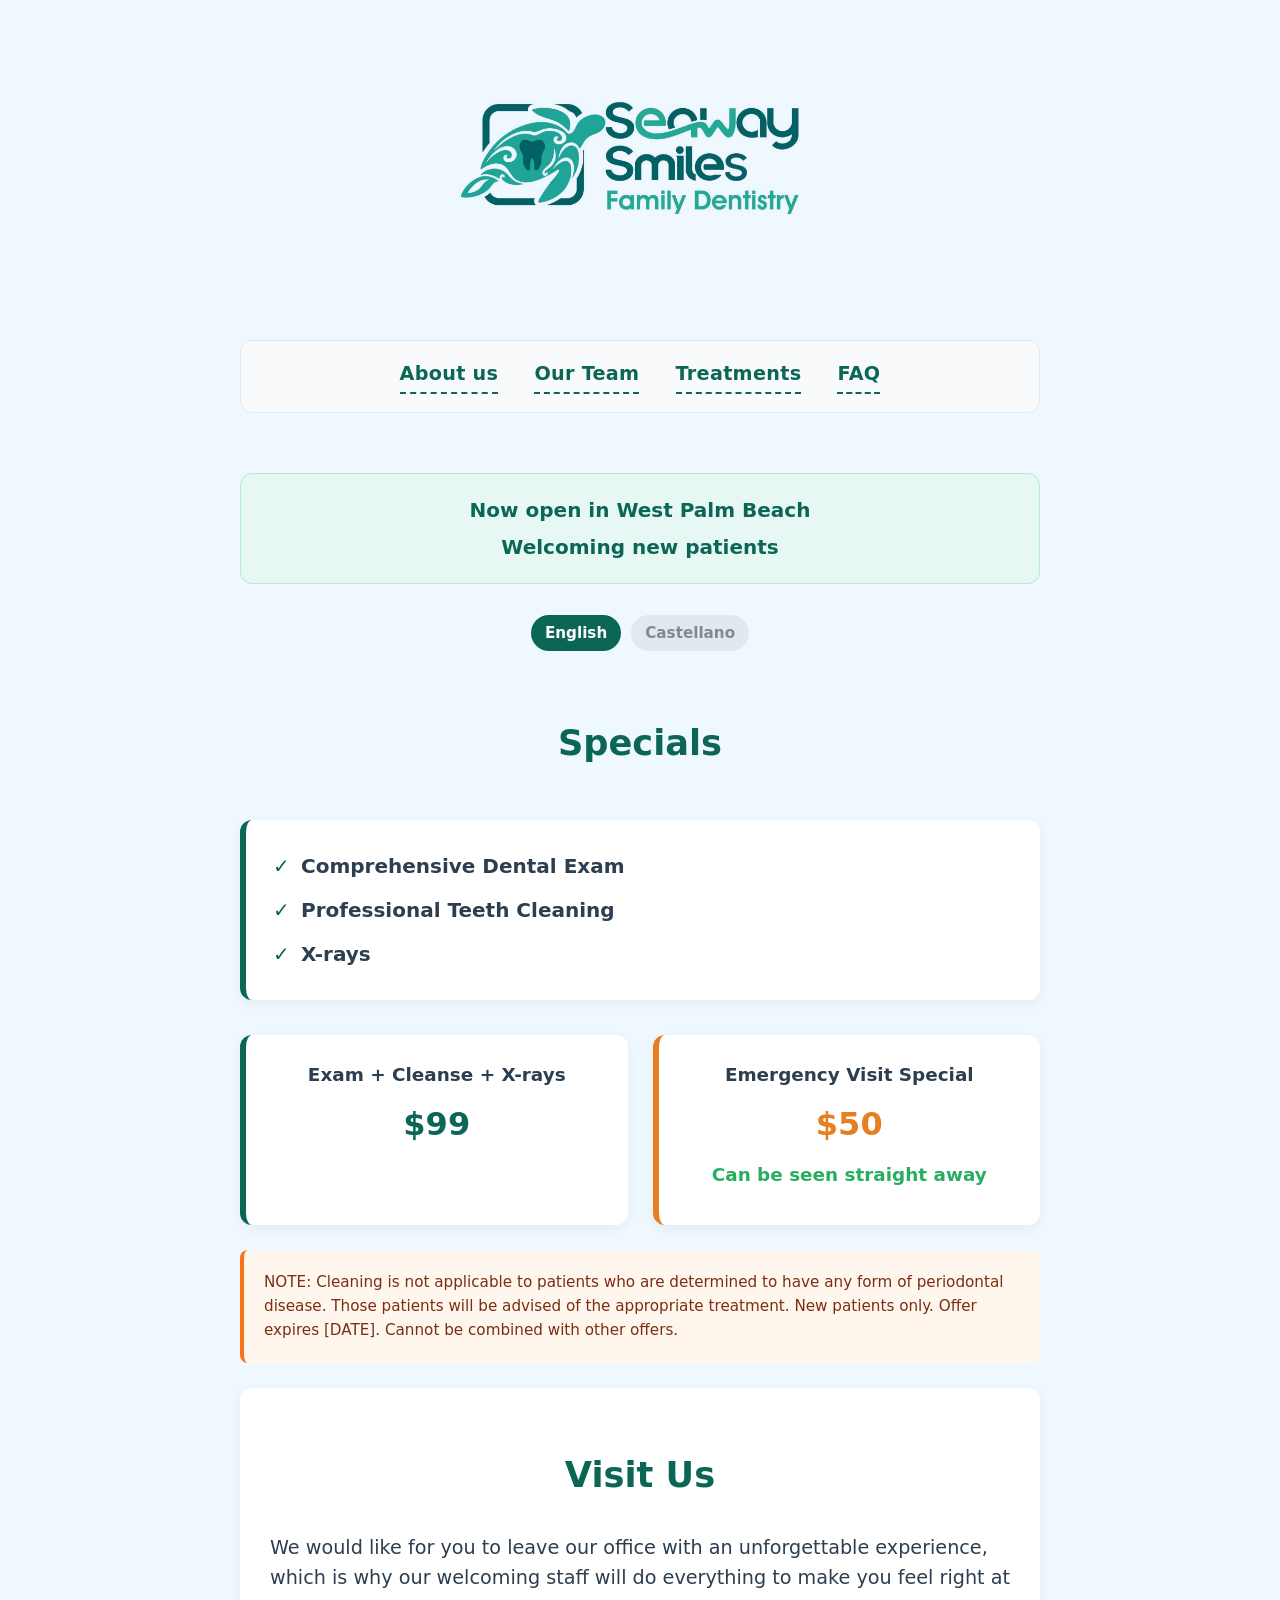
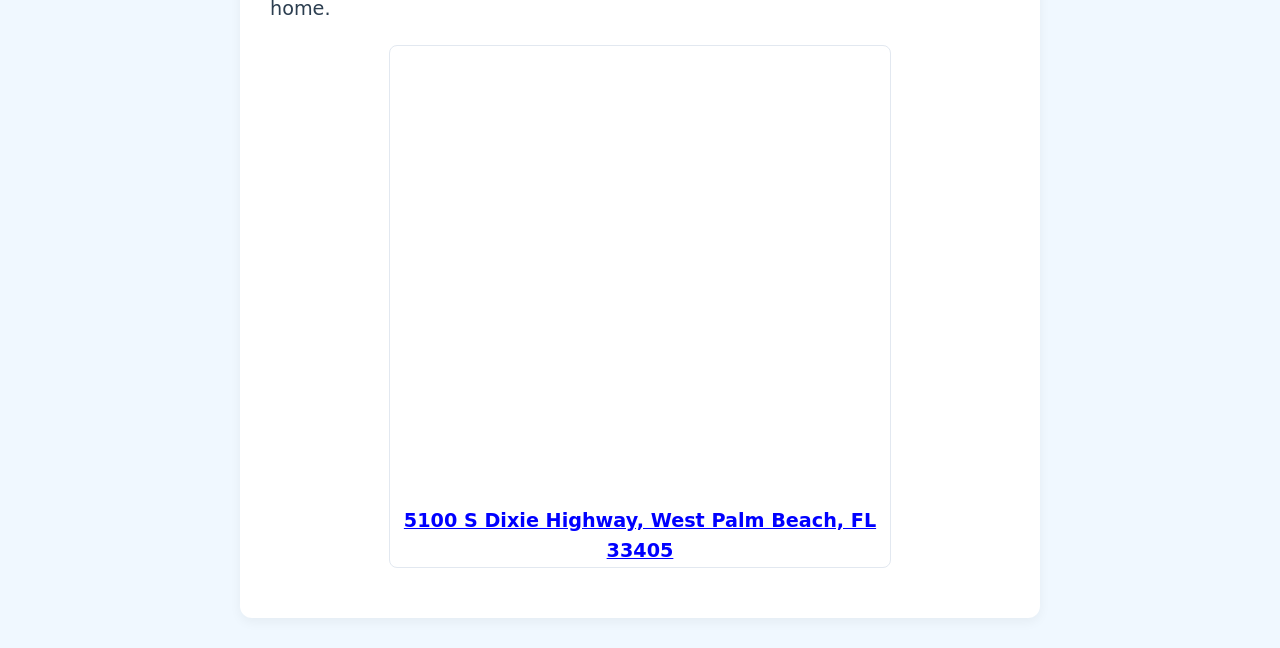
<file: index.html>
<!DOCTYPE html>
<html lang="en">
  <head>
    <meta charset="utf-8" />
    <meta name="viewport" content="width=device-width, initial-scale=1" />
    <meta name="robots" content="index, follow" />
    <meta name="description"content="Take advantage of premier dental specials at Seaway Smiles Family Dentistry in West Palm Beach. Schedule your diagnostic exam, cleaning, and X-rays today."/>
    <link rel="icon" type="image/x-icon" href="logo.jpeg" />
    <title>Seaway Smiles Family Dentistry</title>
    <link rel="stylesheet" type="text/css" href="style.css" />
    <script src="script.js"></script>
  </head>
  <body>
    <header>
      <div id="logo">
        <img src="logo.jpeg" alt="Seaway Smiles Family Dentistry Logo" />
      </div>
      <br>
      <div class="nav">
        <footer class="site-footer">
          <nav class="footer-nav">
            <a href="about.html">
              <span class="lang-en">About us</span>
              <span class="lang-es">Sobre nosotros</span>
            </a>
            <a href="team.html">
              <span class="lang-en">Our Team</span>
              <span class="lang-es">Nuestro equipo</span>
            </a>
            <a href="treatments.html">
              <span class="lang-en">Treatments</span>
              <span class="lang-es">Tratamientos</span>
            </a>
            <a href="faq.html">
              <span class="lang-en">FAQ</span>
              <span class="lang-es">Preguntas frecuentes</span>
            </a>
          </nav>
        </footer>
      </div>
      <br>
      <div id="box">
        <p class="tagline lang-en">Now open in West Palm Beach</p>
        <p class="tagline lang-es">Ahora abierto en West Palm Beach</p>
        <p class="tagline lang-en">Welcoming new patients</p>
        <p class="tagline lang-es">Aceptando nuevos pacientes</p>
      </div>
      <br>
      <nav class="lang-bar">
        <a href="#en" class="lang-btn active">English</a>
        <a href="#es" class="lang-btn">Castellano</a>
      </nav>
    </header>

    <main>
      <h1>
        <span class="lang-en">Specials</span>
        <span class="lang-es">Ofertas Especiales</span>
      </h1>
      <div class="listings">
        <ul>
          <li>
            <span class="lang-en">Comprehensive Dental Exam</span>
            <span class="lang-es">Examen Dental Completo</span>
          </li>
          <li>
            <span class="lang-en">Professional Teeth Cleaning</span>
            <span class="lang-es">Limpieza Dental Profesional</span>
          </li>
          <li>
            <span class="lang-en">X-rays</span>
            <span class="lang-es">Radiografías</span>
          </li>
        </ul>
      </div>
      <div class="offers-row">
        <div class="normal">
          <p class="lang-en">Exam + Cleanse + X-rays</p>
          <p class="lang-es">Examen + Limpieza + Radiografías</p>
          <p class="price-display">
            <span class="lang-en">$99</span>
            <span class="lang-es">99$</span>
          </p>
        </div>

        <div id="emergency">
          <p class="lang-en">Emergency Visit Special</p>
          <p class="lang-es">Visita de Emergencia</p>
          <p class="price-display">
            <span class="lang-en">$50</span>
            <span class="lang-es">50$</span>
          </p>
          <!-- Explicit class targets to fix the green text display -->
          <div class="status-green">
            <p class="lang-en">Can be seen straight away</p>
            <p class="lang-es">Atención Inmediata</p>
          </div>
        </div>
      </div>

      <div id="important">
        <p class="lang-en">
          NOTE: Cleaning is not applicable to patients who are determined to have any form of periodontal disease. Those
          patients will be advised of the appropriate treatment. New patients only. Offer expires [DATE]. Cannot be
          combined with other offers.
        </p>
        <p class="lang-es">
          CONDICIONES DE LA OFERTA: la limpieza excluye a pacientes que presenten cualquier tipo de enfermedad periodontal. Dichos
          pacientes recibirán información sobre el tratamiento adecuado. Válida únicamente para nuevos pacientes. La oferta finaliza el
          [DATE], y no es combinable con otras ofertas.
        </p>
      </div>

      <div id="visit">
        <h2>
          <span class="lang-en">Visit Us</span>
          <span class="lang-es">Visítenos</span>
        </h2>

        <p class="visit-text lang-en">
          We would like for you to leave our office with an unforgettable experience, which is why our welcoming staff
          will do everything to make you feel right at home.
        </p>
        <p class="visit-text lang-es">
          Queremos ofrecerle la mejor atención en nuestra clínica; por ello, nuestro atento personal hará todo
          lo posible para que se sienta como en casa.
        </p>
        <div class="small-map-wrapper">
          <iframe
            title="Our place displayed on Google Maps"
            src="https://maps.google.com/maps?q=5100%20S%20Dixie%20Hwy%2C%20West%20Palm%20Beach%2C%20FL%2033405&amp;t=m&amp;z=14&amp;ie=UTF8&amp;iwloc=&amp;output=embed"
            loading="lazy"
            referrerpolicy="no-referrer-when-downgrade"
          ></iframe>
          <a class="map-link" href="https://www.google.com/maps/dir//5100+S+Dixie+Hwy,+West+Palm+Beach,+FL+33405/data=!4m6!4m5!1m1!4e2!1m2!1m1!1s0x88d8d7a7133e5755:0x369a478368679f48?sa=X&amp;ved=1t:707&amp;ictx=111"> 5100 S Dixie Highway, West Palm Beach, FL 33405
          </a>
        </div>
      </div>
    </main>
  </body>
</html>
</file>
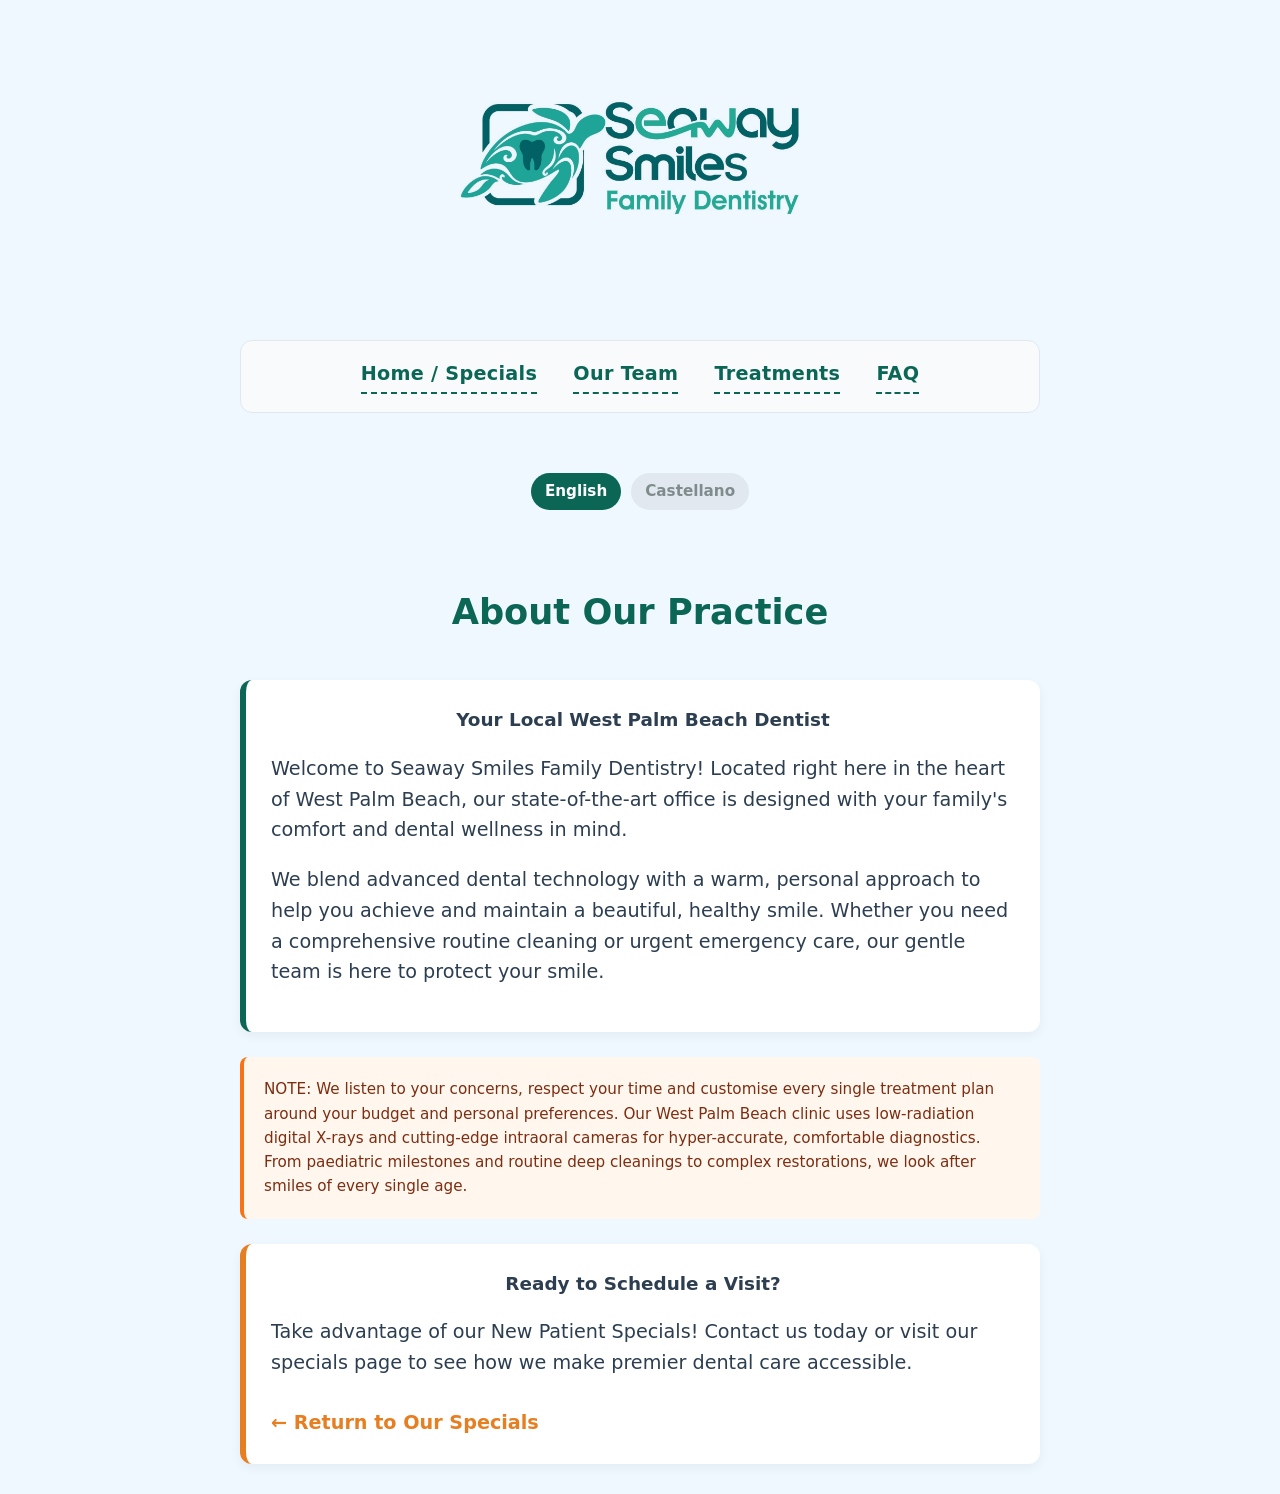
<file: about.html>
<!DOCTYPE html>
<html lang="en">
<head>
    <meta charset="utf-8">
    <meta name="viewport" content="width=device-width, initial-scale=1">
    <meta name="robots" content="index, follow">
    <meta name="description" content="Learn about Seaway Smiles Family Dentistry in West Palm Beach. We combine modern dental technology with compassionate, family-centered oral care.">
    <link rel="icon" type="image/x-icon" href="logo.jpeg">
    <title>About Us | Seaway Smiles Family Dentistry</title>
    <link rel="stylesheet" type="text/css" href="style.css">
    <script src="script.js"></script>
</head>
<body>
    <header>
        <div id="logo">
            <img src="logo.jpeg" alt="Seaway Smiles Family Dentistry Logo">
        </div>
        <br>
        <div class="nav">
        <footer class="site-footer">
        <nav class="footer-nav">
            <a href="index.html"><span class="lang-en">Home / Specials</span><span class="lang-es">Inicio / Ofertas</span></a>
            <a href="team.html"><span class="lang-en">Our Team</span><span class="lang-es">Nuestro Equipo</span></a>
            <a href="treatments.html"><span class="lang-en">Treatments</span><span class="lang-es">Tratamientos</span></a>
            <a href="faq.html"><span class="lang-en">FAQ</span><span class="lang-es">Preguntas Frecuentes</span></a>
        </nav>
    </footer>
    </div>
        <br>
        <nav class="lang-bar">
            <a href="#en" class="lang-btn active">English</a>
            <a href="#es" class="lang-btn">Castellano</a>
        </nav>

    <br>
        <h1>
            <span class="lang-en">About Our Practice</span>
            <span class="lang-es">Sobre Nuestra Clínica</span>
        </h1>

    </header>

    <main>
        <div class="normal">
            <p>
                <span class="lang-en">Your Local West Palm Beach Dentist</span>
                <span class="lang-es">Su Dentista Local en West Palm Beach</span>
            </p>
            <p>
                <span class="lang-en">Welcome to Seaway Smiles Family Dentistry! Located right here in the heart of West Palm Beach, our state-of-the-art office is designed with your family's comfort and dental wellness in mind.</span>
                <span class="lang-es">¡Le damos la bienvenida a Seaway Smiles Family Dentistry! Ubicada en pleno centro de West Palm Beach, nuestra clínica de vanguardia está pensada para la total comodidad y salud dental de su familia.</span>
            </p>
            <p>
                <span class="lang-en">We blend advanced dental technology with a warm, personal approach to help you achieve and maintain a beautiful, healthy smile. Whether you need a comprehensive routine cleaning or urgent emergency care, our gentle team is here to protect your smile.</span>
                <span class="lang-es">Combinamos tecnología odontológica avanzada con un enfoque humano y cercano para ayudarle a lucir y conservar una sonrisa hermosa y sana. Ya necesite una limpieza de rutina exhaustiva o atención de urgencia, nuestro equipo le atenderá con la máxima delicadeza.</span>
            </p>
        </div>

        <div id="important">
            <p>
                <span class="lang-en">NOTE: We listen to your concerns, respect your time and customise every single treatment plan around your budget and personal preferences. Our West Palm Beach clinic uses low-radiation digital X-rays and cutting-edge intraoral cameras for hyper-accurate, comfortable diagnostics. From paediatric milestones and routine deep cleanings to complex restorations, we look after smiles of every single age.</span>
                <span class="lang-es">NOTA: Escuchamos sus inquietudes, respetamos su tiempo y personalizamos cada plan de tratamiento según su presupuesto y preferencias. Nuestra clínica en West Palm Beach utiliza radiografías digitales de baja radiación y cámaras intraorales de última generación para diagnósticos precisos. Desde las etapas del desarrollo pediátrico y limpiezas profundas hasta restauraciones complejas, cuidamos sonrisas de todas las edades.</span>
            </p>
        </div>

        <div id="emergency">
            <p>
                <span class="lang-en">Ready to Schedule a Visit?</span>
                <span class="lang-es">¿Listo para Programar su Visita?</span>
            </p>
            <p>
                <span class="lang-en">Take advantage of our New Patient Specials! Contact us today or visit our specials page to see how we make premier dental care accessible.</span>
                <span class="lang-es">¡Aproveche nuestras ofertas especiales para nuevos pacientes! Póngase en contacto con nosotros hoy mismo o visite nuestra sección de ofertas.</span>
            </p>
            <a class="map-link" href="index.html" style="border-bottom-color: #e67e22; color: #e67e22; text-decoration: none;">
                <span class="lang-en">← Return to Our Specials</span>
                <span class="lang-es">← Volver a Nuestras Ofertas</span>
            </a>
        </div>
    </main>


</body>
</html>
</file>
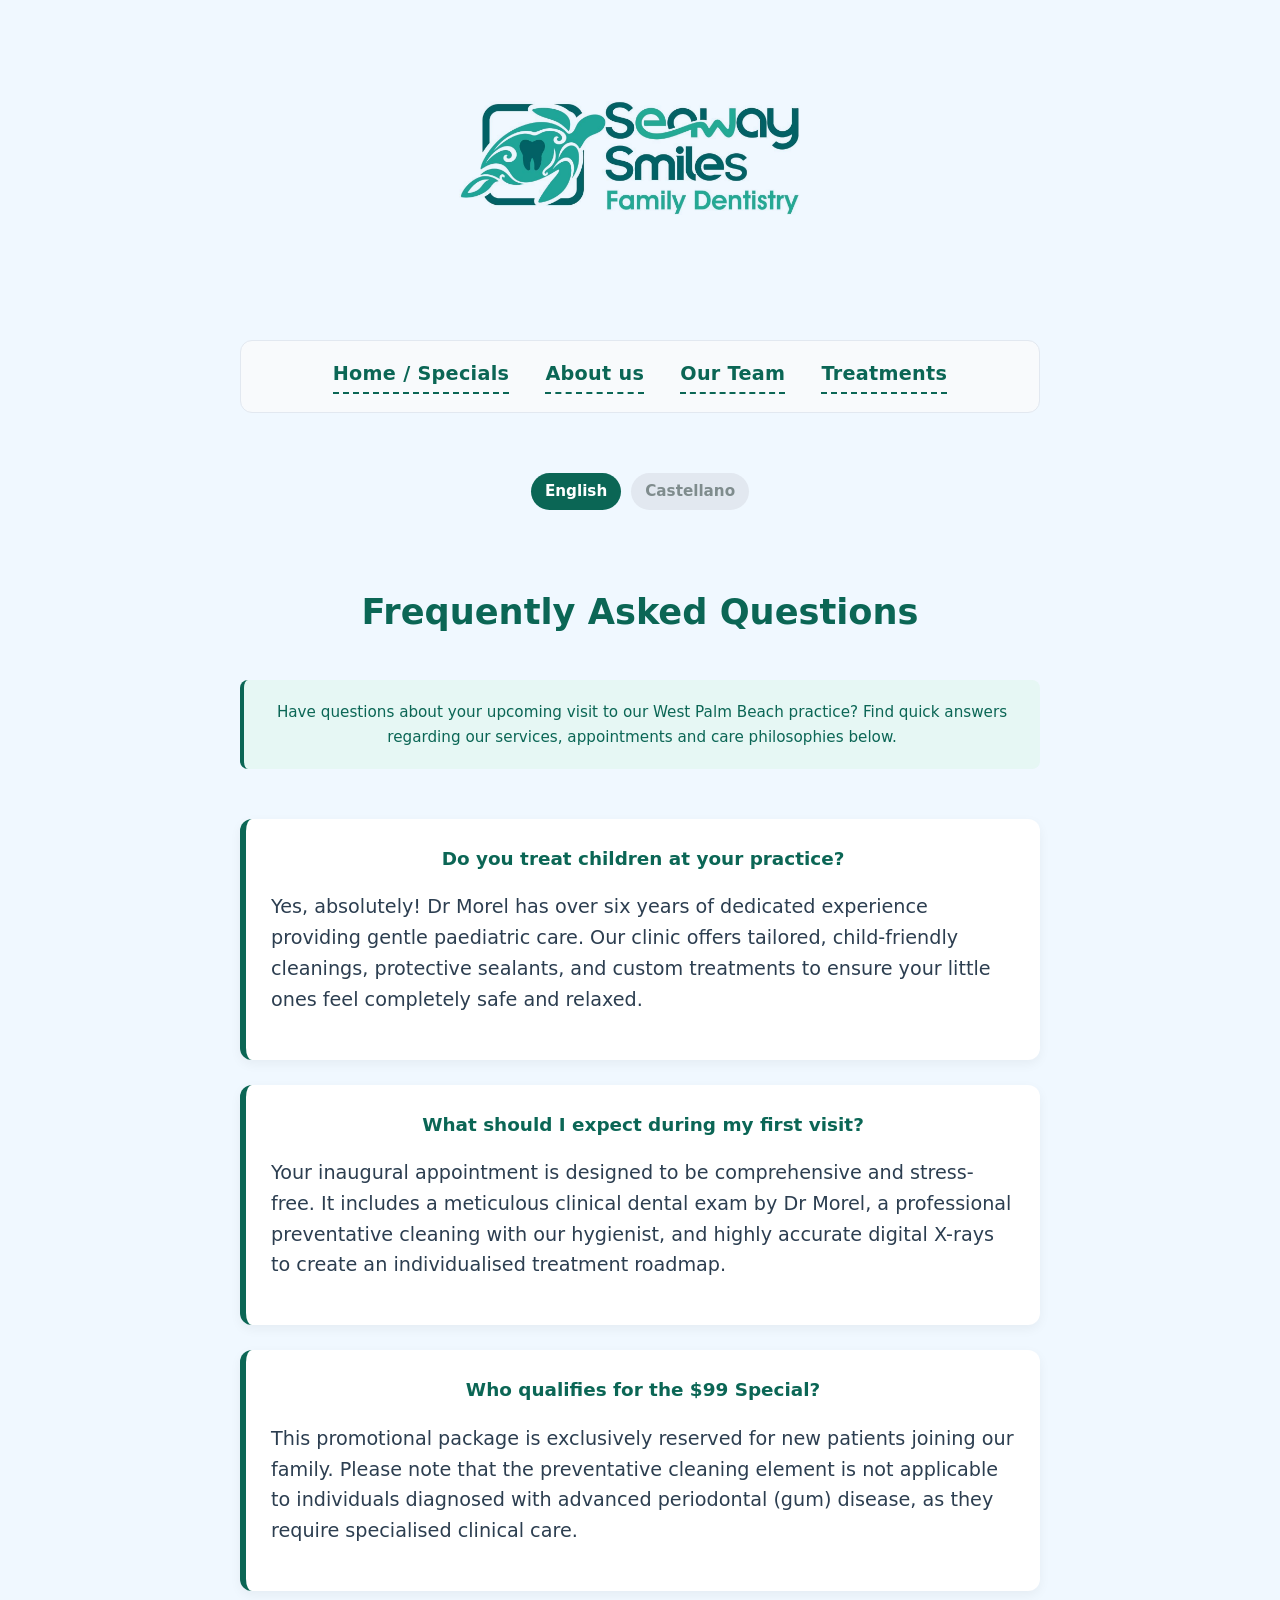
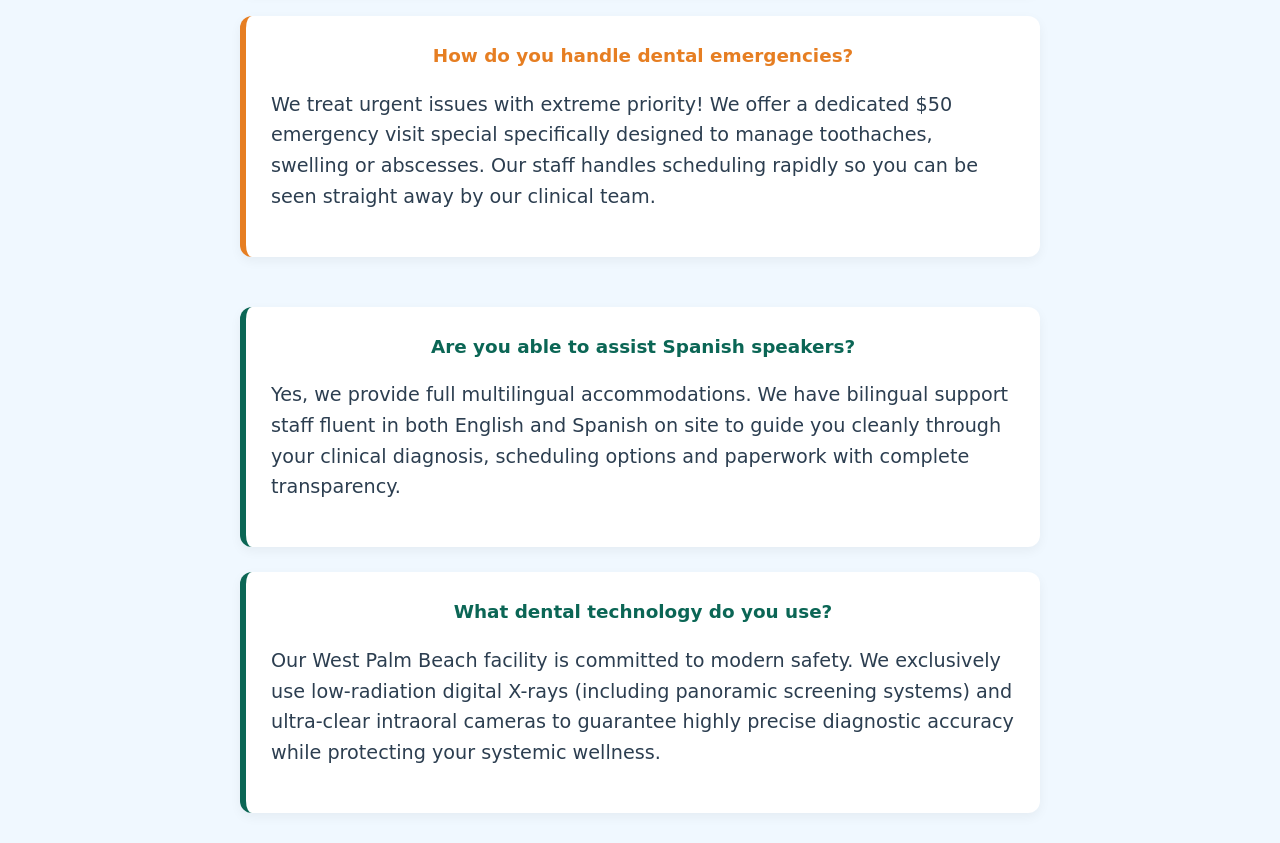
<file: faq.html>
<!DOCTYPE html>
<html lang="en">
<head>
    <meta charset="utf-8">
    <meta name="viewport" content="width=device-width, initial-scale=1">
    <meta name="robots" content="index, follow">
    <meta name="description" content="Find quick, clear answers to frequently asked questions about appointments, technology, emergency treatments, and children's dentistry at Seaway Smiles.">
    <link rel="icon" type="image/x-icon" href="logo.jpeg">
    <title>FAQ | Seaway Smiles Family Dentistry</title>
    <link rel="stylesheet" type="text/css" href="style.css">
    <script src="script.js"></script>
</head>
<body>
    <header>
        <div id="logo">
            <img src="logo.jpeg" alt="Seaway Smiles Family Dentistry Logo">
        </div>
        <br>
        <div class="nav">
            <footer class="site-footer">
        <nav class="footer-nav">
            <a href="index.html"><span class="lang-en">Home / Specials</span><span class="lang-es">Inicio / Ofertas</span></a>
            <a href="about.html"><span class="lang-en">About us</span><span class="lang-es">Sobre Nosotros</span></a>
            <a href="team.html"><span class="lang-en">Our Team</span><span class="lang-es">Nuestro Equipo</span></a>
            <a href="treatments.html"><span class="lang-en">Treatments</span><span class="lang-es">Tratamientos</span></a>
        </nav>
        </div>
        <br>
        <nav class="lang-bar">
            <a href="#en" class="lang-btn active">English</a>
            <a href="#es" class="lang-btn">Castellano</a>
        </nav>
        <br>
    </footer>
        <h1>
            <span class="lang-en">Frequently Asked Questions</span>
            <span class="lang-es">Preguntas Frecuentes</span>
        </h1>
    </header>

    <main>
        <div id="important" style="text-align: center; border-left-color: #0b6655; background-color: #e6f7f4; margin-bottom: 25px;">
            <p style="color: #0b6655; margin: 0;">
                <span class="lang-en">Have questions about your upcoming visit to our West Palm Beach practice? Find quick answers regarding our services, appointments and care philosophies below.</span>
                <span class="lang-es">¿Tiene preguntas sobre su próxima visita a nuestra clínica en West Palm Beach? Encuentre respuestas rápidas sobre nuestros servicios, citas y filosofía de trabajo.</span>
            </p>
        </div>

        <!-- FAQ Stack (Perfect Full-Width Stacking across both English and Spanish) -->
        <div class="normal">
            <p style="color: #0b6655;">
                <span class="lang-en">Do you treat children at your practice?</span>
                <span class="lang-es">¿Atienden a niños en su clínica?</span>
            </p>
            <p>
                <span class="lang-en">Yes, absolutely! Dr Morel has over six years of dedicated experience providing gentle paediatric care. Our clinic offers tailored, child-friendly cleanings, protective sealants, and custom treatments to ensure your little ones feel completely safe and relaxed.</span>
                <span class="lang-es">Sí, en efecto, La Dra. Morel cuenta con más de seis años de experiencia dedicada a ofrecer una atención odontopediátrica delicada. Nuestra clínica ofrece limpiezas adaptadas para niños, selladores protectores y tratamientos personalizados para que los más pequeños se sientan completamente seguros y relajados.</span>
            </p>
        </div>
        <div class="normal">
            <p style="color: #0b6655;">
                <span class="lang-en">What should I expect during my first visit?</span>
                <span class="lang-es">¿Qué debo esperar durante mi primera visita?</span>
            </p>
            <p>
                <span class="lang-en">Your inaugural appointment is designed to be comprehensive and stress-free. It includes a meticulous clinical dental exam by Dr Morel, a professional preventative cleaning with our hygienist, and highly accurate digital X-rays to create an individualised treatment roadmap.</span>
                <span class="lang-es">Su primera cita está pensada para ser exhaustiva y libre de estrés. Incluye un examen dental clínico minucioso por parte de la Dra. Morel, una limpieza preventiva profesional con nuestra higienista y radiografías digitales de alta precisión para crear un plan de tratamiento individualizado.</span>
            </p>
        </div>

        <div class="normal">
            <p style="color: #0b6655;">
                <span class="lang-en">Who qualifies for the $99 Special?</span>
                <span class="lang-es">¿Quién puede acceder a la Oferta de 99$?</span>
            </p>
            <p>
                <span class="lang-en">This promotional package is exclusively reserved for new patients joining our family. Please note that the preventative cleaning element is not applicable to individuals diagnosed with advanced periodontal (gum) disease, as they require specialised clinical care.</span>
                <span class="lang-es">Este paquete promocional está reservado exclusivamente para nuevos pacientes que se unan a nuestra familia. Tenga en cuenta que la limpieza preventiva no se aplica a personas diagnosticadas con enfermedad periodontal (de las encías) avanzada, ya que requieren atención clínica especializada.</span>
            </p>
        </div>

        <div id="emergency" style="text-align: left; margin-bottom: 25px; width: 100%; box-sizing: border-box;">
            <p style="color: #e67e22;">
                <span class="lang-en">How do you handle dental emergencies?</span>
                <span class="lang-es">¿Cómo se gestionan las emergencias dentales urgentes?</span>
            </p>
            <p>
                <span class="lang-en">We treat urgent issues with extreme priority! We offer a dedicated $50 emergency visit special specifically designed to manage toothaches, swelling or abscesses. Our staff handles scheduling rapidly so you can be seen straight away by our clinical team.</span>
                <span class="lang-es">¡Tratamos los problemas urgentes con máxima prioridad! Ofrecemos una oferta especial de visita de emergencia de 50$ diseñada específicamente para controlar dolores de muelas, inflamación o abscesos. Nuestro personal gestiona las citas con rapidez para que nuestro equipo clínico le atienda de inmediato.</span>
            </p>
        </div>

        <div class="normal">
            <p style="color: #0b6655;">
                <span class="lang-en">Are you able to assist Spanish speakers?</span>
                <span class="lang-es">¿Su personal puede atender a pacientes que hablan español?</span>
            </p>
            <p>
                <span class="lang-en">Yes, we provide full multilingual accommodations. We have bilingual support staff fluent in both English and Spanish on site to guide you cleanly through your clinical diagnosis, scheduling options and paperwork with complete transparency.</span>
                <span class="lang-es">Sí, ofrecemos una atención multilingüe completa. Contamos con personal de apoyo bilingüe con fluidez tanto en inglés como en español en la clínica para guiarle con total claridad a través de su diagnóstico clínico, opciones de programación y documentación con absoluta transparencia.</span>
            </p>
        </div>

        <div class="normal">
            <p style="color: #0b6655;">
                <span class="lang-en">What dental technology do you use?</span>
                <span class="lang-es">¿Qué tecnología dental utilizan?</span>
            </p>
            <p>
                <span class="lang-en">Our West Palm Beach facility is committed to modern safety. We exclusively use low-radiation digital X-rays (including panoramic screening systems) and ultra-clear intraoral cameras to guarantee highly precise diagnostic accuracy while protecting your systemic wellness.</span>
                <span class="lang-es">Nuestra clínica en West Palm Beach está comprometida con la seguridad moderna. Utilizamos exclusivamente radiografías digitales de baja radiación (incluidos los sistemas de detección panorámica) y cámaras intraorales de alta claridad para garantizar una precisión diagnóstica muy alta mientras protegemos su salud general.</span>
            </p>
        </div>
    </main>


</body>
</html>
</file>
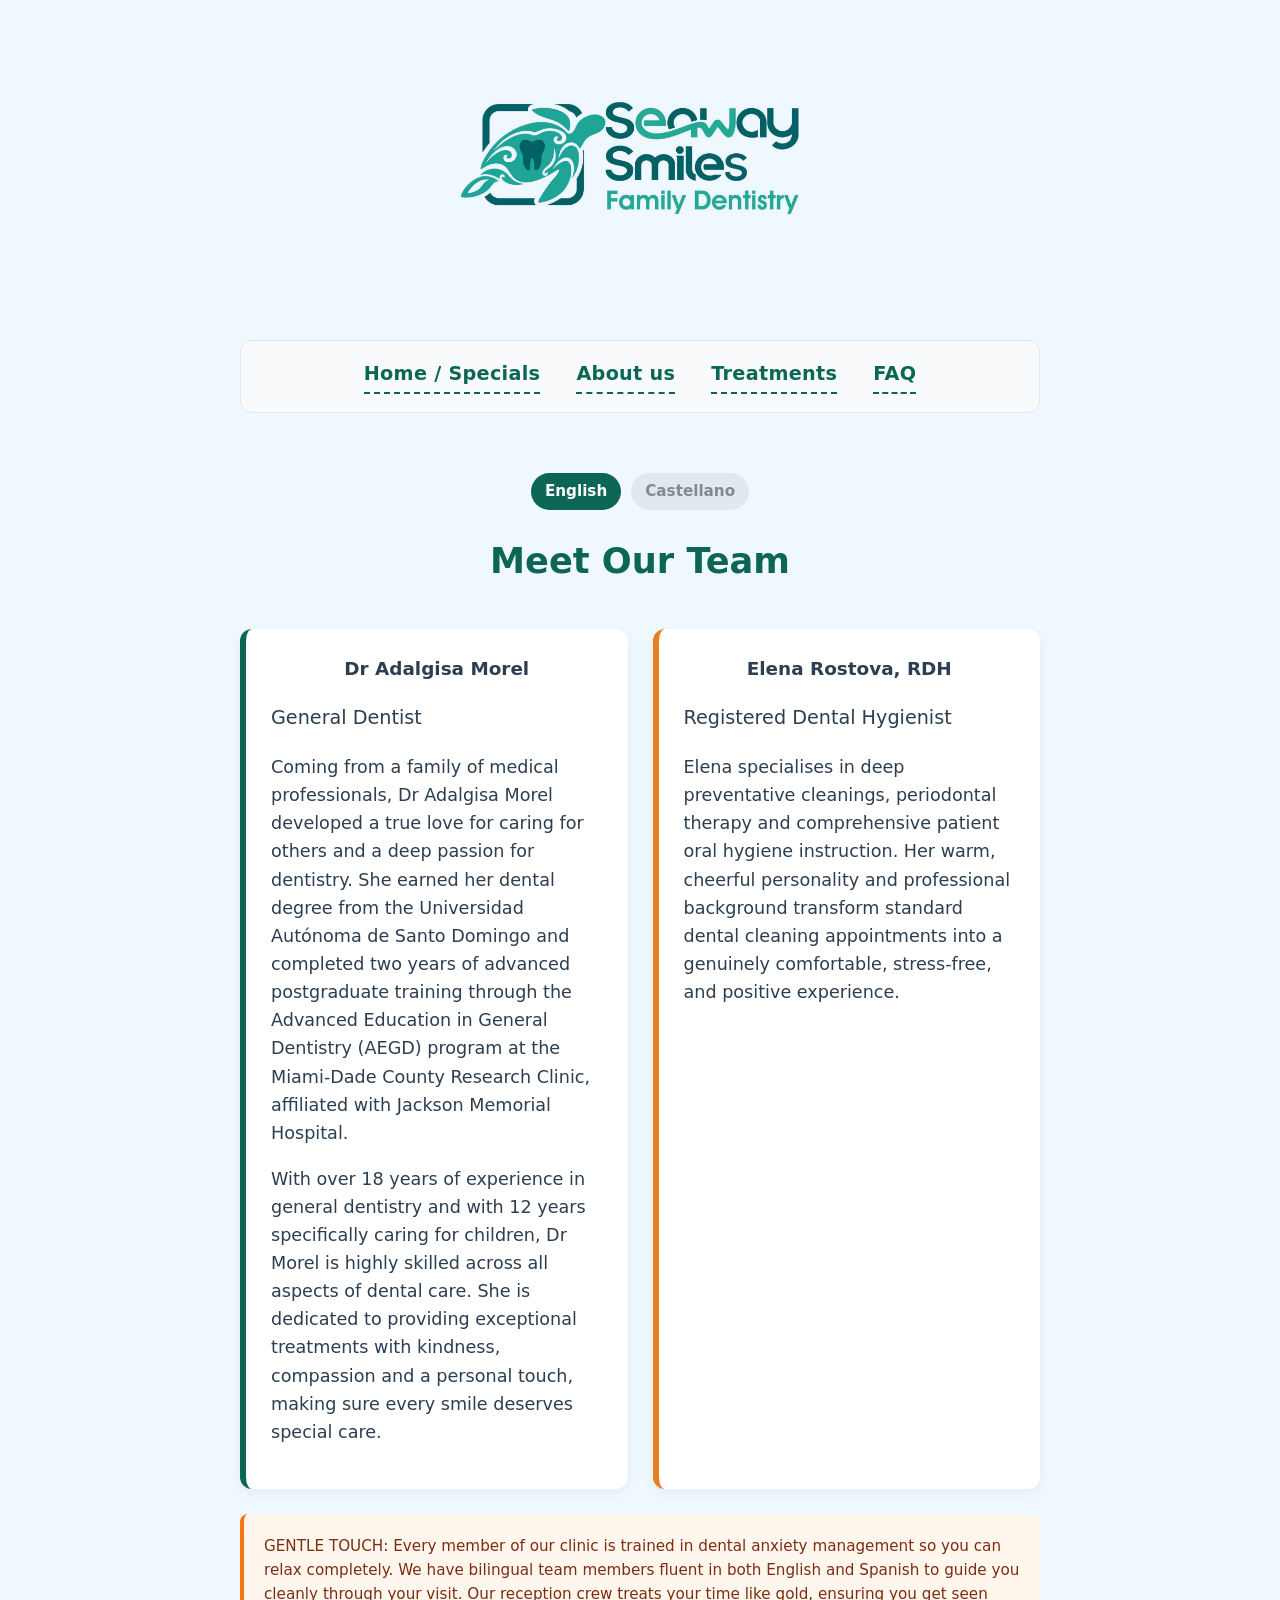
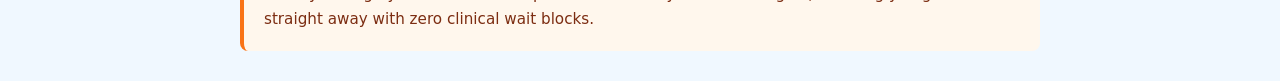
<file: team.html>
<!DOCTYPE html>
<html lang="en">
  <head>
    <meta charset="utf-8" />
    <meta name="viewport" content="width=device-width, initial-scale=1" />
    <meta name="robots" content="index, follow" />
    <meta name="description" content="Meet Dr Adalgisa Morel and our skilled clinical dental team at Seaway Smiles, providing trusted family and gentle paediatric care in West Palm Beach."/>
    <link rel="icon" type="image/x-icon" href="logo.jpeg" />
    <title>Our Team | Seaway Smiles Family Dentistry</title>
    <link rel="stylesheet" type="text/css" href="style.css" />
    <script src="script.js"></script>
  </head>
  <body>
    <header>
      <div id="logo">
        <img src="logo.jpeg" alt="Seaway Smiles Family Dentistry Logo" />
      </div>
      <br>
      <div class="nav">
        <footer class="site-footer">
          <nav class="footer-nav">
            <a href="index.html">
              <span class="lang-en">Home / Specials</span>
              <span class="lang-es">Inicio / Ofertas</span>
            </a>
            <a href="about.html">
              <span class="lang-en">About us</span>
              <span class="lang-es">Sobre Nosotros</span>
            </a>
            <a href="treatments.html">
              <span class="lang-en">Treatments</span>
              <span class="lang-es">Tratamientos</span>
            </a>
            <a href="faq.html">
              <span class="lang-en">FAQ</span>
              <span class="lang-es">Preguntas Frecuentes</span>
            </a>
          </nav>
        </footer>
      </div>
      <br>
      <nav class="lang-bar">
        <a href="#en" class="lang-btn active">English</a>
        <a href="#es" class="lang-btn">Castellano</a>
      </nav>
      <h1>
        <span class="lang-en">Meet Our Team</span>
        <span class="lang-es">Conozca a Nuestro Equipo</span>
      </h1>
    </header>

    <main>
      <div class="offers-row">
        <div class="normal">
          <p>Dr Adalgisa Morel</p>
          <p>
            <span class="lang-en">General Dentist</span>
            <span class="lang-es">Dentista General</span>
          </p>
          <p style="font-size: 1.1rem; font-weight: 500; text-align: left">
            <span class="lang-en">
              Coming from a family of medical professionals, Dr Adalgisa Morel developed a true love for caring for
              others and a deep passion for dentistry. She earned her dental degree from the Universidad Autónoma de
              Santo Domingo and completed two years of advanced postgraduate training through the Advanced Education in
              General Dentistry (AEGD) program at the Miami-Dade County Research Clinic, affiliated with Jackson
              Memorial Hospital.
            </span>
            <span class="lang-es">
              Proveniente de una familia de profesionales de la medicina, la Dra. Adalgisa Morel desarrolló un auténtico
              amor por el cuidado de los demás y una profunda pasión por la odontología. Se graduó en la Universidad
              Autónoma de Santo Domingo y completó dos años de formación de posgrado avanzada a través del programa de
              Educación Avanzada en Odontología General (AEGD) en la Clínica de Investigación del Condado de Miami-Dade,
              afiliada al Jackson Memorial Hospital.
            </span>
          </p>
          <p style="font-size: 1.1rem; font-weight: 500; text-align: left; margin-top: 10px">
            <span class="lang-en">
              With over 18 years of experience in general dentistry and with 12 years specifically caring for children, Dr
              Morel is highly skilled across all aspects of dental care. She is dedicated to providing exceptional
              treatments with kindness, compassion and a personal touch, making sure every smile deserves special care.
            </span>
            <span class="lang-es">
              Con más de 18 años de experiencia en odontología general, de los cuales seis fueron dedicados a la pediatría, la
              Dra. Morel cuenta con una alta capacitación en todos los ámbitos de la atención dental. Se compromete a
              ofrecer tratamientos excepcionales con amabilidad, compasión y un toque personal, asegurando que cada
              sonrisa reciba un cuidado especial.
            </span>
          </p>
        </div>

        <div id="emergency">
          <p>Elena Rostova, RDH</p>
          <p>
            <span class="lang-en">Registered Dental Hygienist</span>
            <span class="lang-es">Higienista Dental Registrada</span>
          </p>
          <p style="font-size: 1.1rem; font-weight: 500; text-align: left">
            <span class="lang-en">
              Elena specialises in deep preventative cleanings, periodontal therapy and comprehensive patient oral
              hygiene instruction. Her warm, cheerful personality and professional background transform standard dental
              cleaning appointments into a genuinely comfortable, stress-free, and positive experience.
            </span>
            <span class="lang-es">
              Elena se especializa en limpiezas preventivas profundas, terapia periodontal e instrucción integral de
              higiene oral para el paciente. Su personalidad cálida y alegre junto con su experiencia profesional
              transforman las citas de limpieza dental habituales en una experiencia genuinamente cómoda, libre de
              estrés y totalmente positiva.
            </span>
          </p>
        </div>
      </div>

      <div id="important">
        <p>
          <span class="lang-en">
            GENTLE TOUCH: Every member of our clinic is trained in dental anxiety management so you can relax
            completely. We have bilingual team members fluent in both English and Spanish to guide you cleanly through
            your visit. Our reception crew treats your time like gold, ensuring you get seen straight away with zero
            clinical wait blocks.
          </span>
          <span class="lang-es">
            TRATAMIENTO DELICADO: Cada miembro de nuestra clínica cuenta con formación en el manejo de la ansiedad
            dental para que pueda relajarse por completo. Contamos con miembros del equipo bilingües con fluidez tanto
            en inglés como en español para guiarle. Nuestro personal de recepción valora su tiempo enormemente,
            asegurándose de que reciba atención inmediata.
          </span>
        </p>
      </div>
    </main>
  </body>
</html>
</file>
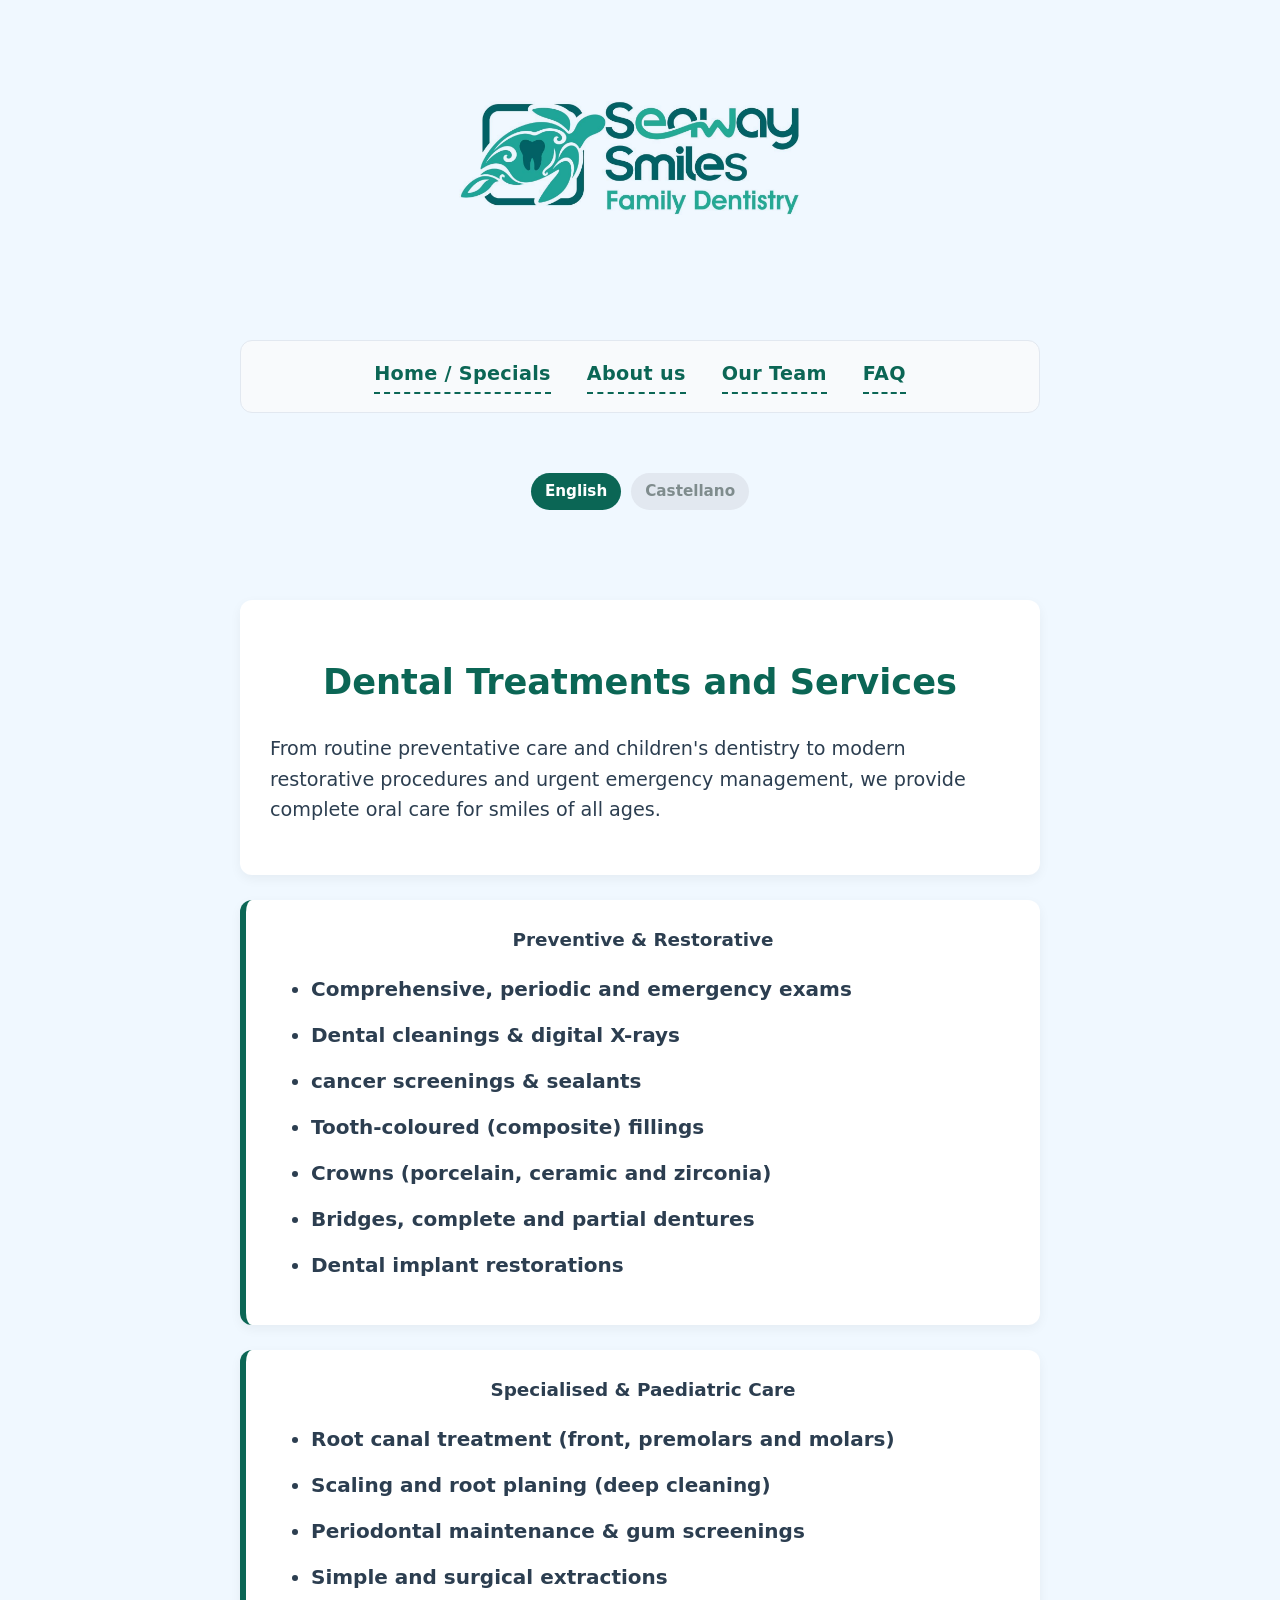
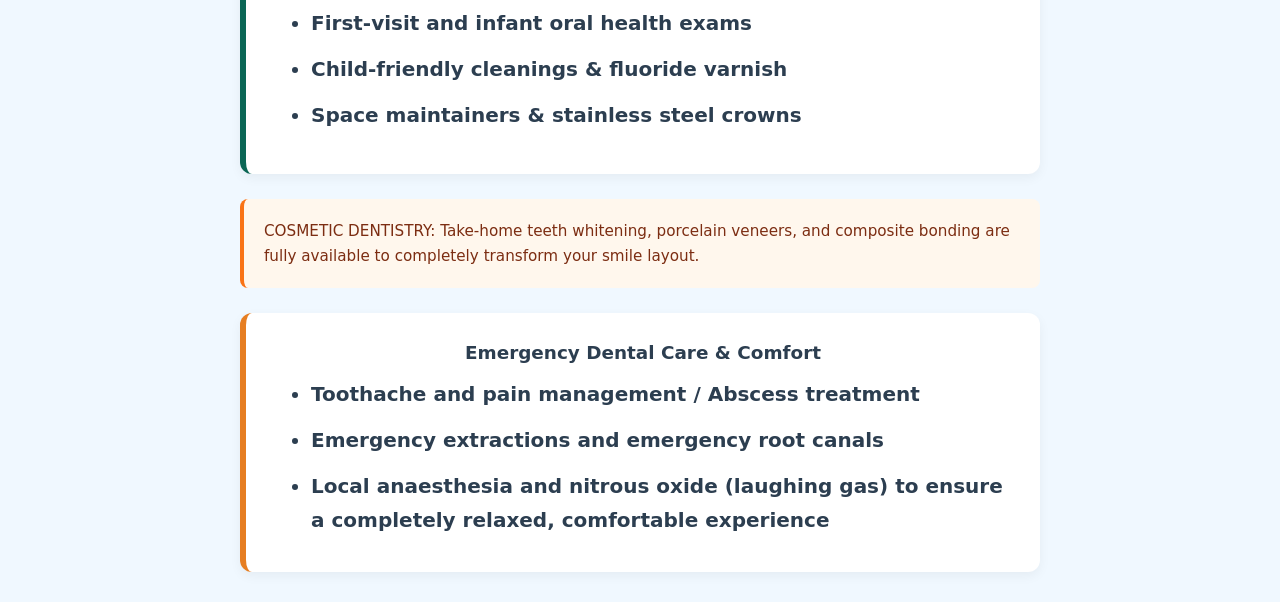
<file: treatments.html>
<!DOCTYPE html>
<html lang="en">
  <head>
    <meta charset="utf-8" />
    <meta name="viewport" content="width=device-width, initial-scale=1" />
    <meta name="robots" content="index, follow" />
    <link rel="icon" type="image/x-icon" href="logo.jpeg" />
    <meta
      name="description"
      content="Explore complete family dental treatments at Seaway Smiles, including preventative cleanings, cosmetic porcelain veneers, root canals, and urgent emergency care."
    />
    <title>Our Treatments | Seaway Smiles Family Dentistry</title>
    <link rel="stylesheet" type="text/css" href="style.css" />
    <script src="script.js"></script>
  </head>
  <body>
    <header>
      <div id="logo">
        <img src="logo.jpeg" alt="Seaway Smiles Family Dentistry Logo" />
      </div>
      <br />
      <div class="nav">
        <footer class="site-footer">
          <nav class="footer-nav">
            <a href="index.html">
              <span class="lang-en">Home / Specials</span>
              <span class="lang-es">Inicio / Ofertas</span>
            </a>
            <a href="about.html">
              <span class="lang-en">About us</span>
              <span class="lang-es">Sobre Nosotros</span>
            </a>
            <a href="team.html">
              <span class="lang-en">Our Team</span>
              <span class="lang-es">Nuestro Equipo</span>
            </a>
            <a href="faq.html">
              <span class="lang-en">FAQ</span>
              <span class="lang-es">Preguntas Frecuentes</span>
            </a>
          </nav>
        </footer>
      </div>
      <br>
      <nav class="lang-bar">
        <a href="#en" class="lang-btn active">English</a>
        <a href="#es" class="lang-btn">Castellano</a>
      </nav>
      <br>
    </header>

    <main>
      <!-- Clean Full-Width Intro Banner Card -->
      <div id="intro">
        <h1>
          <span class="lang-en">Dental Treatments and Services</span>
          <span class="lang-es">Tratamientos y Servicios Dentales</span>
        </h1>
        <p class="lang-en">
          From routine preventative care and children's dentistry to modern restorative procedures and urgent emergency
          management, we provide complete oral care for smiles of all ages.
        </p>
        <p class="lang-es">
          Desde la atención preventiva de rutina y la odontopediatría hasta procedimientos restauradores modernos y la
          gestión urgente de emergencias, proporcionamos un cuidado oral integral para sonrisas de todas las edades.
        </p>
      </div>

      <div class="offers-row">
        <!-- Left Grid Column Box -->
        <div class="normal" style="text-align: left">
          <p>
            <span class="lang-en">Preventive &amp; Restorative</span>
            <span class="lang-es">Preventiva y Restauradora</span>
          </p>
          <ul class="treatments">
            <li>
              <span class="lang-en">Comprehensive, periodic and emergency exams</span>
              <span class="lang-es">Exámenes completos, periódicos y de emergencia</span>
            </li>
            <li>
              <span class="lang-en">Dental cleanings &amp; digital X-rays</span>
              <span class="lang-es">Limpiezas dentales y radiografías digitales</span>
            </li>
            <li>
              <span class="lang-en">cancer screenings &amp; sealants</spang>
              <span class="lang-es">Detección de cáncer oral y selladores</span>
            </li>
            <li>
              <span class="lang-en">Tooth-coloured (composite) fillings</span>
              <span class="lang-es">Empastes de color dental (composite)</span>
            </li>
            <li>
              <span class="lang-en">Crowns (porcelain, ceramic and zirconia)</span>
              <span class="lang-es">Detección de cáncer oral y selladores</span>
            </li>
            <li>
              <span class="lang-en">Bridges, complete and partial dentures</span>
              <span class="lang-es">Puentes, dentaduras completas y parciales</span>
            </li>
            <li>
              <span class="lang-en">Dental implant restorations</span>
              <span class="lang-es">Restauración de implantes dentales</span>
            </li>
          </ul>
        </div>
      </div>

      <div class="offers-row">
        <div class="normal">
          <p>
            <span class="lang-en">Specialised &amp; Paediatric Care</span>
            <span class="lang-es">Cuidado Especializado y Pediátrico</span>
          </p>
          <ul class="treatments">
            <li>
              <span class="lang-en">Root canal treatment (front, premolars and molars)</span>
              <span class="lang-es">Endodoncias (dientes anteriores, premolares y molares)</span>
            </li>
            <li>
              <span class="lang-en">Scaling and root planing (deep cleaning)</span>
              <span class="lang-es">Raspado y alisado radicular (limpieza profunda)</span>
            </li>
            <li>
              <span class="lang-en">Periodontal maintenance &amp; gum screenings</span>
              <span class="lang-es">Mantenimiento periodontal y de encías</span>
            </li>
            <li>
              <span class="lang-en">Simple and surgical extractions</span>
              <span class="lang-es">Extracciones simples y quirúrgicas</span>
            </li>
            <li>
              <span class="lang-en">First-visit and infant oral health exams</span>
              <span class="lang-es">Exámenes de salud oral para infantes</span>
            </li>
            <li>
              <span class="lang-en">Child-friendly cleanings &amp; fluoride varnish</span>
              <span class="lang-es">Limpiezas adaptadas para niños y flúor</span>
            </li>
            <li>
              <span class="lang-en">Space maintainers &amp; stainless steel crowns</span>
              <span class="lang-es">Mantenedores de espacio y coronas metálicas</span>
            </li>
          </ul>
        </div>
      </div>

      <div id="important">
        <p>
          <span class="lang-en">
            COSMETIC DENTISTRY: Take-home teeth whitening, porcelain veneers, and composite bonding are fully available
            to completely transform your smile layout.
          </span>
          <span class="lang-es">
            ODONTOLOGÍA COSMÉTICA: Blanqueamiento dental para llevar a casa, carillas de porcelana y diseño de composite
            disponibles para transformar por completo su sonrisa.
          </span>
        </p>
      </div>

      <div id="emergency" style="text-align: left">
        <p>
          <span class="lang-en">Emergency Dental Care &amp; Comfort</span>
          <span class="lang-es">Atención de Emergencia y Confort</span>
        </p>

        <ul style="font-size: 1.1rem; font-weight: 600; line-height: 1.7; color: #34495e; margin: 0 0 10px 0">
          <li>
            <span class="lang-en">Toothache and pain management / Abscess treatment</span>
            <span class="lang-es">Manejo del dolor de muelas y tratamiento de abscesos</span>
          </li>
          <li>
            <span class="lang-en">Emergency extractions and emergency root canals</span>
            <span class="lang-es">Extracciones y endodoncias de emergencia</span>
          </li>
          <li>
            <span class="lang-en">
              Local anaesthesia and nitrous oxide (laughing gas) to ensure a completely relaxed, comfortable experience
            </span>
            <span class="lang-es">
              Anestesia local y óxido nitroso (gas de la risa) para asegurar una experiencia relajada y cómoda
            </span>
          </li>
        </ul>
      </div>
    </main>
  </body>
</html>
</file>
<file: style.css>
/* --- Base Styles & Typography --- */
 body {
     background-color: aliceblue;
     margin: 0;
     padding: 30px 20px;
     font-family: system-ui, -apple-system, BlinkMacSystemFont, 'Segoe UI', Roboto, sans-serif;
     font-size: 1.2rem;
    /* Clean, slightly larger base font size */
     line-height: 1.6;
     color: #2c3e50;
}
/* Forces all sub-elements to use font settings from body */
 body *, body *::before, body *::after {
     font-family: inherit;
}
 header {
     text-align: center;
     margin-bottom: 40px;
}
/* --- Logo Proportions (Clean & Restored) --- */
 div#logo {
     margin: 0 auto 20px auto;
     width: 100%;
     max-width: 420px;
    /* Controls the size of the logo without warping it */
}
 div#logo img {
     width: 100%;
     height: auto;
    /* Restores the logo's natural, un-squished dimensions */
     display: block;
     mix-blend-mode: multiply;
}
/* --- Header Tagline Box --- */
/* --- Header Tagline Box --- */
 div#box {
     margin: 0 auto;
     background-color: #e6f7f4;
    /* Soft aquamarine tint matching your brand */
     width: 100%;
    /* Stretches the block across the layout container */
     max-width: 800px;
    /* MATCHES your navigation bar and text card widths perfectly */
     padding: 15px 35px;
     border-radius: 12px;
    /* Changed from 30px pill to 12px rounded corners to perfectly match your nav box style */
     border: 1px solid #b2ebd9;
     text-align: center;
     box-sizing: border-box;
    /* Prevents padding from causing width overflow errors */
}
 .tagline {
     font-size: 1.25rem;
     color: #0b6655;
    /* Clean dark teal from logo palette */
     font-weight: 600;
     margin: 5px 0;
}
 h1, h2 {
     font-size: 2.2rem;
     color: #0b6655;
     text-align: center;
}
/* --- Main Layout Container --- */
 main {
     margin: 0 auto;
     width: 100%;
     max-width: 800px;
    /* Keeps cards beautifully centered and readable */
     display: flex;
     flex-direction: column;
     gap: 25px;
    /* Automatically pushes separate boxes apart */
}
 .offers-row {
     display: flex;
     flex-direction: row;
     gap: 25px;
     width: 100%;
}
/* --- Service Inclusion List --- */
 .listings ul {
     background: white;
     padding: 30px 30px 30px 55px;
     border-radius: 12px;
     box-shadow: 0 4px 12px rgba(0, 0, 0, 0.05);
     margin: 0 0 10px 0;
     list-style-type: none;
     border-left: 6px solid #0b6655;
}
 main li {
     font-size: 1.25rem;
     font-weight: 600;
     margin-bottom: 12px;
     color: #2c3e50;
     position: relative;
     transition: transform 0.2s ease-in-out, color 0.2s ease-in-out;
}
 .listings li::before {
     content: "✓";
     position: absolute;
     left: -28px;
     color: #0b6655;
     font-weight: 900;
}
 .listings li:hover {
     transform: translateX(4px);
     color: #0b6655;
}
 main li:last-child {
     margin-bottom: 0;
}
/* --- Separate Offer Cards --- */
 .normal, #emergency {
     background-color: white;
     flex: 1;
     margin: 0;
     padding: 25px;
     border-radius: 12px;
     box-shadow: 0 4px 12px rgba(0, 0, 0, 0.05);
     border-left: 6px solid #0b6655;
    /* Distinct color border on the side */
}
/* Make the emergency card pop slightly more */
 #emergency {
     border-left-color: #e67e22;
    /* Warning/Urgent orange border accent */
}
/* Formatting text inside the boxes: Elegant compact size default across both languages */
 .normal p:first-child, #emergency p:first-child, .normal p.lang-en, .normal p.lang-es, #emergency p.lang-en, #emergency p.lang-es {
     font-size: 1.15rem !important;
    /* Balanced globally to allow long text strings to sit on one line */
     font-weight: 700;
     margin: 0 0 10px 0;
}
/* --- Fixed Price Text Layout --- */
 .price-display {
     font-size: 2rem !important;
     font-weight: 800 !important;
     color: #0b6655 !important;
     margin: 0;
     display: block !important;
     text-align: center;
}
 .price-display span {
     font-size: 2rem !important;
     font-weight: 800 !important;
     color: inherit !important;
}
 #emergency .price-display {
     color: #e67e22 !important;
}
/* --- Explicit Status Text Alignment Fix --- */
 .status-green, p.status-green, #emergency p.status-green {
     font-size: 1.1rem !important;
     font-weight: 600 !important;
     color: #27ae60 !important;
    /* Locks in your positive green text color */
     margin: 10px auto 0 auto !important;
    /* Automatic left/right margins guarantee center locking */
     text-align: center !important;
    /* Explicitly forces internal text characters to center alignment */
     display: block !important;
    /* Switched from inline-block to block to allow full container centering */
     width: 100%;
    /* Spreads the bounding box to prevent any sideways shifting */
}
 #important {
     background-color: #fff7ed;
     padding: 20px;
     border-radius: 8px;
     border-left: 4px solid #f97316;
}
 #important p {
     font-size: 0.95rem;
     font-weight: 500;
     color: #7c2d12;
     margin: 0;
     line-height: 1.6;
}
/* --- Language Switcher Bar --- */
 .lang-bar {
     display: flex !important;
    /* Forces the bar to stay visible in both language states */
     justify-content: center;
     max-width: 800px;
     margin: 0 auto 20px auto;
     gap: 10px;
}
 .lang-btn {
     display: inline-block !important;
    /* Overrides accidental inheritance blocks */
     font-size: 0.95rem;
     font-weight: 600;
     text-decoration: none !important;
    /* Keeps buttons clean without footer dashed underscores */
     border-bottom: none !important;
    /* Removes accidental border line bleed from footer styling */
     color: #7f8c8d !important;
     padding: 6px 14px;
     border-radius: 20px;
     background-color: #e2e8f0;
     transition: all 0.2s ease;
}
 .lang-btn:hover {
     background-color: #cbd5e1;
     color: #334155 !important;
}
 .lang-btn.active {
     background-color: #0b6655;
    /* Matches your dark teal logo color */
     color: white !important;
}
/* --- Visit Us Card & Map Section --- */
 #visit {
     background-color: white;
     border-radius: 12px;
     box-shadow: 0 4px 12px rgba(0, 0, 0, 0.05);
}
 #intro, #visit{
     padding: 30px;
}
 .small-map-wrapper {
     max-width: 500px;
     text-align: center;
     margin: 20px auto;
     border-radius: 8px;
     overflow: hidden;
     border: 1px solid #e2e8f0;
}
 .small-map-wrapper iframe {
     display: block;
     width: 100%;
     width: 600px;
     height: 450px;
     border: 0;
}
/* --- Universal Hyperlink Component Architecture --- */
 footer {
     margin-left: auto;
     margin-right: auto;
     text-align: center;
     margin-top: 40px;
}
 footer nav a {
     display: inline-block;
     margin: 0 15px;
     font-weight: 600;
     text-decoration: underline;
}
 .map-link {
     display: inline-block;
     margin-top: 10px;
     font-weight: 600;
     text-decoration: underline;
}
 a:link {
     color: blue;
}
/* Turns purple whenever user clicks */
 a:visited, .map-link:visited {
     color: purple !important;
}
/* --- Dynamic Multi-Language Visibility Matrix --- */
 .lang-es {
     display: none !important;
}
/* Added 'not(iframe)' so the browser never accidentally hides your Google Map */
 body.show-es :not(iframe).lang-en {
     display: none !important;
}
 body.show-es .lang-es {
     display: block !important;
}
/* Inline text block rules: Keeps spans inline so they never duplicate or pop out */
 span.lang-es, strong.lang-es {
     display: none !important;
}
 body.show-es span.lang-en, body.show-es strong.lang-en {
     display: none !important;
}
/* Fixed Inline Rule: Safely locks content parameters on language swap */
 body.show-es span.lang-es, body.show-es strong.lang-es {
     display: inline !important;
}
/* Price specific conditional visibility states */
 body.show-es .price-display span.lang-en, body:not(.show-es) .price-display span.lang-es {
     display: none !important;
}
 body.show-es .price-display span.lang-es, body:not(.show-es) .price-display span.lang-en {
     display: inline !important;
}
/* Updated language toggle rules using block/none to maintain perfect center alignment */
 body.show-es .status-green.lang-en, body:not(.show-es) .status-green.lang-es {
     display: none !important;
}
 body.show-es .status-green.lang-es, body:not(.show-es) .status-green.lang-en {
     display: block !important;
    /* Forces centered row block metrics inside the parent card container */
}
/* --- Dedicated FAQ Framework --- */
 .faq-card {
     background-color: white;
     width: 100%;
     box-sizing: border-box;
     padding: 30px;
     border-radius: 12px;
     text-align: left;
     box-shadow: 0 4px 12px rgba(0, 0, 0, 0.05);
     border-left: 6px solid #0b6655;
     margin-bottom: 20px;
     transition: transform 0.2s ease-in-out;
}
 .faq-card.emergency {
     border-left-color: #e67e22;
}
 .faq-card:hover {
     transform: translateY(-2px);
     box-shadow: 0 6px 16px rgba(11, 102, 85, 0.08);
}
 .faq-card.emergency:hover {
     box-shadow: 0 6px 16px rgba(230, 126, 34, 0.08);
}
 .faq-question {
     font-size: 1.35rem;
     font-weight: 700;
     margin: 0 0 10px 0;
     color: #0b6655;
}
 .faq-card.emergency .faq-question {
     color: #e67e22;
}
 .faq-answer {
     font-size: 1.15rem;
     color: #34495e;
     margin: 0;
     font-weight: 500;
     line-height: 1.6;
}
/* --- Global Responsive Screen Overrides --- */
 @media (max-width: 768px) {
     .offers-row {
         flex-direction: column;
    }
}
 .faq-question, .normal p:first-child, #emergency p:first-child {
     text-align: center !important;
    /* Locks all FAQ titles dead-center in both English and Spanish */
}
/* --- Professional Navigation Header Box --- */
 div.nav {
     width: 100%;
     max-width: 800px;
     margin: 15px auto 30px auto;
    /* Centers the whole container under the flags */
     padding: 10px 20px;
     background-color: #f8fafc;
    /* Ultra-soft slate tint provides clear contrast */
     border: 1px solid #e2e8f0;
    /* Subtle premium boundary frame */
     border-radius: 12px;
    /* Clean, rounded corner metrics matching your cards */
     box-sizing: border-box;
}
/* Strip native margins from your inner structural footer tags */
 div.nav footer.site-footer, div.nav nav.footer-nav {
     margin: 0 !important;
     padding: 0 !important;
     border-top: none !important;
     text-align: center;
     width: 100%;
}
/* --- Premium Hyperlink Architecture --- */
 div.nav nav.footer-nav a {
     display: inline-block !important;
     margin: 8px 15px !important;
     font-weight: 600 !important;
     text-decoration: none !important;
    /* Strips ancient flat underlines */
     border-bottom: 2px dashed #0b6655 !important;
    /* Premium dashed brand underline */
     padding-bottom: 2px !important;
     letter-spacing: 0.3px;
     transition: all 0.2s ease-in-out !important;
}
/* Link Color Controls */
 div.nav nav.footer-nav a:link, div.nav nav.footer-nav a:active {
     color: #0b6655 !important;
}
/* Hover state deepens contrast smoothly */
 div.nav nav.footer-nav a:hover {
     color: #084c3f !important;
     opacity: 0.85;
}
/* Visited Tracking: Premium Royal Plum applied after selection */
 div.nav nav.footer-nav a:visited {
     color: #6b21a8 !important;
     border-bottom-color: #6b21a8 !important;
}
/* --- Global Page Heading Spacing Fix --- */
 .treatments{
     font-size: 1.1rem;
     font-weight: 600;
     line-height: 1.7;
     color: #34495e;
}
 #intro{
     background-color: white;
     border-radius: 12px;
     box-shadow: 0 4px 12px rgba(0, 0, 0, 0.05);
     border-left: 6px;
     margin: 0;
     font-size: 1.2rem;
     color: #2c3e50;
     font-weight: 500;
}
 .normal{
     text-color: #0b6655;
}
</file>
